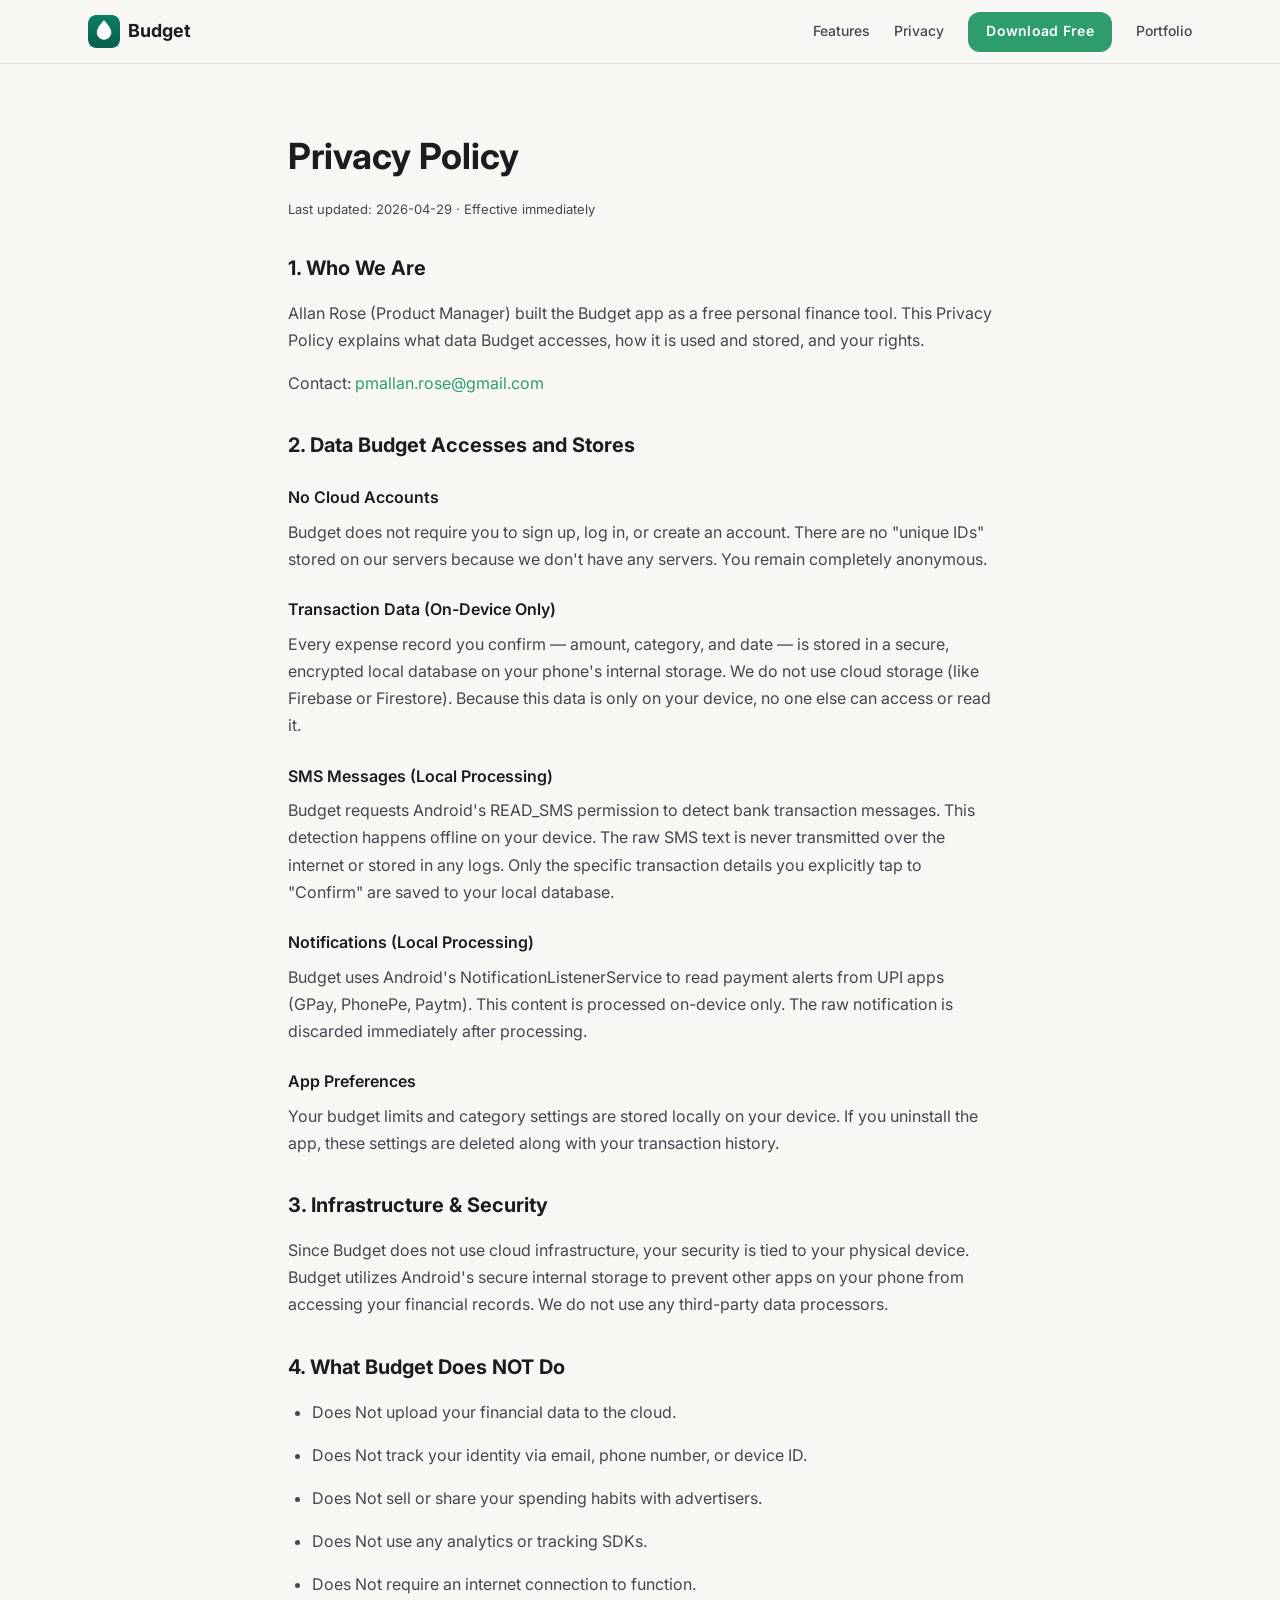
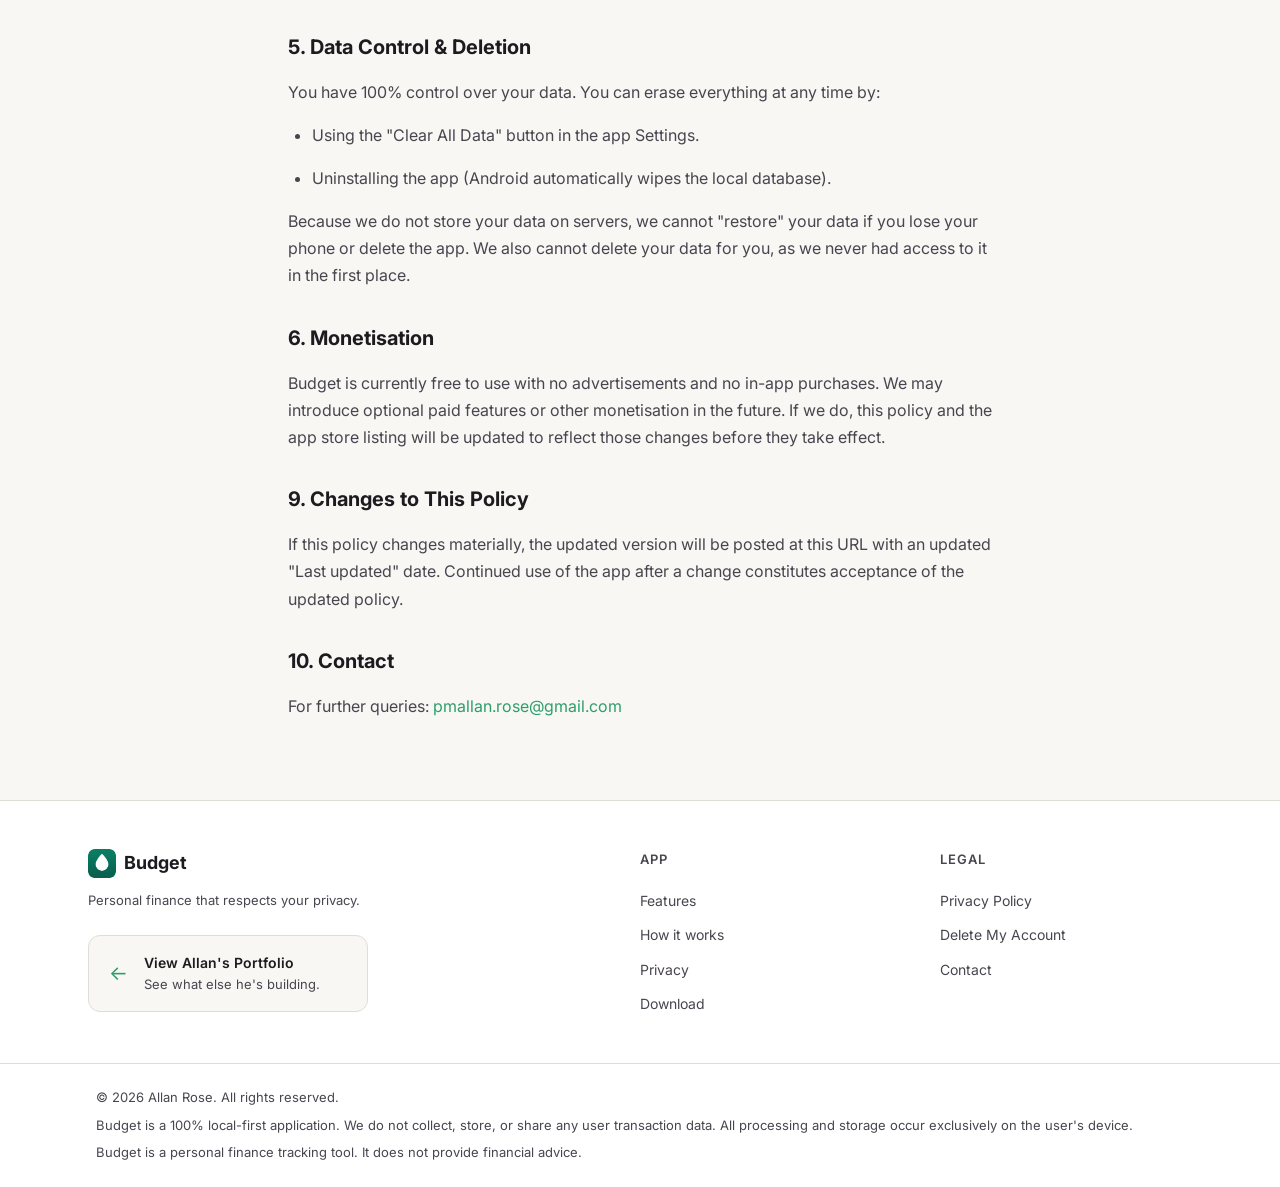
<file: privacy-policy.html>
<!DOCTYPE html>
<html lang="en">
<head>
  <meta charset="UTF-8">
  <meta name="viewport" content="width=device-width, initial-scale=1.0">

  <title>Privacy Policy — Budget</title>
  <meta name="description" content="Budget app privacy policy. Your data is stored anonymously on Google Firebase. No email, no password, no personal identifiers.">
  <meta name="robots" content="index, follow">

  <link rel="preconnect" href="https://fonts.googleapis.com">
  <link rel="preconnect" href="https://fonts.gstatic.com" crossorigin>
  <link href="https://fonts.googleapis.com/css2?family=Inter:wght@400;500;600;700&display=swap" rel="stylesheet">

  <link rel="icon" type="image/png" href="assets/icon.png">
  <link rel="stylesheet" href="css/styles.css">
</head>
<body>

  <!-- NAVBAR -->
  <nav class="navbar" id="navbar">
    <div class="container navbar__inner">
      <a href="index.html" class="navbar__logo">
        <img src="assets/icon.png" alt="Budget app icon" width="32" height="32">
        <span class="navbar__wordmark">Budget</span>
      </a>
      <div class="navbar__actions">
        <a href="index.html#features" class="navbar__link">Features</a>
        <a href="privacy-policy.html" class="navbar__link">Privacy</a>
        <a href="#" class="btn btn--primary btn--sm" target="_blank" rel="noopener">
          Download Free
        </a>
        <a href="https://allanrose-beep.github.io/pm-portfolio/" class="navbar__portfolio-link">Portfolio</a>
      </div>
    </div>
  </nav>

  <!-- PRIVACY POLICY CONTENT -->
  <main class="privacy-page container">
    <h1>Privacy Policy</h1>
    <p class="privacy-meta">Last updated: 2026-04-29 · Effective immediately</p>

    <h2>1. Who We Are</h2>
    <p>Allan Rose (Product Manager) built the Budget app as a free personal finance tool.
    This Privacy Policy explains what data Budget accesses, how it is used and stored, and your rights.</p>
    <p>Contact: <a href="mailto:pmallan.rose@gmail.com">pmallan.rose@gmail.com</a></p>

    <h2>2. Data Budget Accesses and Stores</h2>

    <h3>No Cloud Accounts</h3>
    <p>Budget does not require you to sign up, log in, or create an account. There are no "unique IDs" stored on our servers because we don't have any servers. You remain completely anonymous.</p>

    <h3>Transaction Data (On-Device Only)</h3>
    <p>Every expense record you confirm — amount, category, and date — is stored in a secure, encrypted local database on your phone's internal storage. We do not use cloud storage (like Firebase or Firestore). Because this data is only on your device, no one else can access or read it.</p>

    <h3>SMS Messages (Local Processing)</h3>
    <p>Budget requests Android's READ_SMS permission to detect bank transaction messages. This detection happens offline on your device. The raw SMS text is never transmitted over the internet or stored in any logs. Only the specific transaction details you explicitly tap to "Confirm" are saved to your local database.</p>

    <h3>Notifications (Local Processing)</h3>
    <p>Budget uses Android's NotificationListenerService to read payment alerts from UPI apps (GPay, PhonePe, Paytm). This content is processed on-device only. The raw notification is discarded immediately after processing.</p>

    <h3>App Preferences</h3>
    <p>Your budget limits and category settings are stored locally on your device. If you uninstall the app, these settings are deleted along with your transaction history.</p>

    <h2>3. Infrastructure & Security</h2>
    <p>Since Budget does not use cloud infrastructure, your security is tied to your physical device. Budget utilizes Android's secure internal storage to prevent other apps on your phone from accessing your financial records. We do not use any third-party data processors.</p>

    <h2>4. What Budget Does NOT Do</h2>
    <ul>
      <li>Does Not upload your financial data to the cloud.</li>
      <li>Does Not track your identity via email, phone number, or device ID.</li>
      <li>Does Not sell or share your spending habits with advertisers.</li>
      <li>Does Not use any analytics or tracking SDKs.</li>
      <li>Does Not require an internet connection to function.</li>
    </ul>

    <h2>5. Data Control & Deletion</h2>
    <p>You have 100% control over your data. You can erase everything at any time by:</p>
      <ul>
      <li>Using the "Clear All Data" button in the app Settings.</li>
      <li>Uninstalling the app (Android automatically wipes the local database).</li>
    </ul>
    <p>Because we do not store your data on servers, we cannot "restore" your data if you lose your phone or delete the app. We also cannot delete your data for you, as we never had access to it in the first place.</p>

    <h2>6. Monetisation</h2>
    <p>Budget is currently free to use with no advertisements and no in-app purchases. We may
    introduce optional paid features or other monetisation in the future. If we do, this policy
    and the app store listing will be updated to reflect those changes before they take effect.</p>

    <h2>9. Changes to This Policy</h2>
    <p>If this policy changes materially, the updated version will be posted at this URL with an
    updated "Last updated" date. Continued use of the app after a change constitutes acceptance
    of the updated policy.</p>

    <h2>10. Contact</h2>
    <p>For further queries: <a href="mailto:pmallan.rose@gmail.com">pmallan.rose@gmail.com</a></p>
  </main>

  <!-- FOOTER -->
  <footer class="footer">
    <div class="container footer__inner">

      <div class="footer__brand">
        <a href="#hero" class="footer__logo">
          <img src="assets/icon.png" alt="Budget app icon" width="28" height="28">
          <span>Budget</span>
        </a>
        <p class="footer__tagline">Personal finance that respects your privacy.</p>
        <a href="https://allanrose-beep.github.io/pm-portfolio/" class="footer__portfolio-card">
          <span class="footer__portfolio-card-arrow">←</span>
          <div>
            <p class="footer__portfolio-card-title">View Allan's Portfolio</p>
            <p class="footer__portfolio-card-sub">See what else he's building.</p>
          </div>
        </a>
      </div>

      <div class="footer__links">
        <p class="footer__links-heading">App</p>
        <a href="#features">Features</a>
        <a href="#how-it-works">How it works</a>
        <a href="#privacy">Privacy</a>
        <a href="#" target="_blank" rel="noopener">Download</a>
      </div>

      <div class="footer__links">
        <p class="footer__links-heading">Legal</p>
        <a href="privacy-policy.html">Privacy Policy</a>
        <a href="privacy-policy.html">Delete My Account</a>
        <a href="mailto:pmallan.rose@gmail.com">Contact</a>
      </div>

    </div>

    <div class="footer__legal-bar">
      <div class="container">
        <p>© 2026 Allan Rose. All rights reserved.</p>
        <p>Budget is a 100% local-first application. We do not collect, store, or share any user transaction data. All processing and storage occur exclusively on the user's device.</p>
        <p>Budget is a personal finance tracking tool. It does not provide financial advice.</p>
      </div>
    </div>
  </footer>

  <script src="js/main.js" defer></script>
</body>
</html>
</file>
<file: css/styles.css>
/* ============================================================
   Budget Landing Page — styles.css
   ============================================================ */

/* ── Design Tokens ────────────────────────────────────────── */
:root {
  /* Backgrounds */
  --color-bg:            #F9F7F4;
  --color-surface-1:     #FFFFFF;
  --color-surface-2:     #F0EDE8;
  --color-divider:       #E0DDD6;

  /* Brand — BudgetGreen */
  --color-primary:           #2D9E6B;
  --color-primary-dark:      #237A54;
  --color-primary-deep:      #1A5C3F;
  --color-primary-light:     #4EC38C;
  --color-primary-container: #D6F5E8;

  /* Secondary — BudgetTeal */
  --color-secondary: #1B8A8A;

  /* Text */
  --color-text:       #1C1B1F;
  --color-text-muted: #49454F;
  --color-text-white: #FFFFFF;

  /* Semantic */
  --color-success: #2D9E6B;
  --color-warning: #F5A623;
  --color-error:   #E53935;

  /* Shadows */
  --shadow-card:         0 2px 12px rgba(28, 27, 31, 0.08), 0 1px 3px rgba(28, 27, 31, 0.06);
  --shadow-button-hover: 0 6px 20px rgba(45, 158, 107, 0.30);

  /* Typography */
  --font-family: 'Inter', 'Google Sans', system-ui, -apple-system, sans-serif;

  --text-h1:       3.5rem;
  --text-h2:       2.25rem;
  --text-h3:       1.375rem;
  --text-body-lg:  1.125rem;
  --text-body:     1rem;
  --text-caption:  0.8125rem;
  --text-button:   0.9375rem;
  --text-label:    0.75rem;

  /* Spacing */
  --space-1:   4px;
  --space-2:   8px;
  --space-3:  12px;
  --space-4:  16px;
  --space-6:  24px;
  --space-8:  32px;
  --space-12: 48px;
  --space-16: 64px;
  --space-24: 96px;
  --space-32: 128px;
}

/* ── Resets & Base ───────────────────────────────────────── */
*, *::before, *::after {
  box-sizing: border-box;
  margin: 0;
  padding: 0;
}

html { scroll-behavior: smooth; }

body {
  background-color: var(--color-bg);
  color: var(--color-text);
  font-family: var(--font-family);
  font-size: var(--text-body);
  line-height: 1.6;
  -webkit-font-smoothing: antialiased;
  -moz-osx-font-smoothing: grayscale;
}

img {
  max-width: 100%;
  height: auto;
  display: block;
}

a {
  color: var(--color-primary);
  text-decoration: none;
}

/* ── Container ───────────────────────────────────────────── */
.container {
  max-width: 1200px;
  margin: 0 auto;
  padding: 0 48px;
}

@media (max-width: 767px) {
  .container { padding: 0 20px; }
}

/* ── Buttons ─────────────────────────────────────────────── */
.btn {
  display: inline-flex;
  align-items: center;
  justify-content: center;
  gap: 10px;
  border: none;
  border-radius: 12px;
  font-family: var(--font-family);
  font-size: var(--text-button);
  font-weight: 600;
  letter-spacing: 0.02em;
  cursor: pointer;
  text-decoration: none;
  transition: all 200ms ease;
}

.btn--primary {
  background: var(--color-primary);
  color: var(--color-text-white);
}
.btn--primary:hover {
  background: var(--color-primary-dark);
  transform: translateY(-1px);
  box-shadow: var(--shadow-button-hover);
  color: var(--color-text-white);
}
.btn--primary:active {
  background: var(--color-primary-deep);
  transform: translateY(0);
}

.btn--lg { height: 52px; padding: 0 28px; }
.btn--sm { height: 40px; padding: 0 18px; font-size: 14px; }

.btn--outline {
  height: 44px;
  padding: 0 20px;
  background: transparent;
  color: var(--color-text-muted);
  border: 1px solid var(--color-divider);
  font-size: 14px;
  white-space: nowrap;
  flex-shrink: 0;
}
.btn--outline:hover {
  border-color: var(--color-error);
  color: var(--color-error);
  background: transparent;
  transform: none;
  box-shadow: none;
}

/* ── Fade-up Animation ───────────────────────────────────── */
.fade-up {
  opacity: 0;
  transform: translateY(20px);
  transition: opacity 500ms ease, transform 500ms cubic-bezier(0.4, 0, 0.2, 1);
  transition-delay: var(--delay, 0ms);
}
.fade-up.is-visible {
  opacity: 1;
  transform: translateY(0);
}

/* ── Shared Typography ───────────────────────────────────── */
.eyebrow {
  font-size: var(--text-label);
  font-weight: 600;
  letter-spacing: 0.1em;
  color: var(--color-primary);
  text-transform: uppercase;
  text-align: center;
  margin-bottom: var(--space-4);
}

.eyebrow--left {
  text-align: left;
  margin-bottom: var(--space-3);
}

.section-title {
  font-size: var(--text-h2);
  font-weight: 700;
  text-align: center;
  color: var(--color-text);
  margin-bottom: var(--space-12);
  letter-spacing: -0.01em;
}

/* ── Phone Frame ─────────────────────────────────────────── */
.phone-frame {
  position: relative;
  width: 280px;
  border-radius: 40px;
  border: 2px solid var(--color-divider);
  background: var(--color-surface-1);
  box-shadow:
    0 24px 64px rgba(28, 27, 31, 0.15),
    0 0 0 1px var(--color-surface-2);
  overflow: hidden;
  transform: rotate(3deg);
}

.phone-frame__notch {
  position: absolute;
  top: 0;
  left: 50%;
  transform: translateX(-50%);
  width: 100px;
  height: 28px;
  background: var(--color-bg);
  border-radius: 0 0 16px 16px;
  z-index: 2;
}

.phone-frame img {
  width: 100%;
  height: auto;
  display: block;
}

.phone-frame--sm {
  width: 240px;
  border-radius: 36px;
  transform: none;
}

/* ── Navbar ──────────────────────────────────────────────── */
.navbar {
  position: sticky;
  top: 0;
  z-index: 100;
  height: 64px;
  border-bottom: 1px solid var(--color-divider);
  background-color: rgba(249, 247, 244, 0.88);
}

.navbar__inner {
  display: flex;
  align-items: center;
  justify-content: space-between;
  height: 100%;
}

.navbar__logo {
  display: flex;
  align-items: center;
  gap: var(--space-2);
  color: var(--color-text);
  font-size: 1.125rem;
  font-weight: 700;
}
.navbar__logo img { border-radius: 8px; }
.navbar__logo:hover { color: var(--color-text); }

.navbar__actions {
  display: flex;
  align-items: center;
  gap: var(--space-6);
}

.navbar__link {
  color: var(--color-text-muted);
  font-size: 14px;
  font-weight: 500;
  transition: color 150ms ease;
}
.navbar__link:hover { color: var(--color-text); }

.navbar__portfolio-link {
  color: var(--color-text-muted);
  font-size: 14px;
  font-weight: 500;
  transition: color 150ms ease;
}
.navbar__portfolio-link:hover { color: var(--color-text); }

@media (max-width: 767px) {
  .navbar { height: 56px; }
  .navbar__link { display: none; }
  .navbar__portfolio-link { display: none; }
  .navbar__actions { gap: var(--space-3); }
}

/* ── Hero ────────────────────────────────────────────────── */
.hero {
  min-height: 90vh;
  display: flex;
  align-items: center;
  background:
    radial-gradient(ellipse 800px 600px at 30% 50%, rgba(45, 158, 107, 0.08) 0%, transparent 70%),
    var(--color-bg);
  padding: var(--space-32) 0 var(--space-24);
}

.hero__inner {
  display: flex;
  align-items: center;
  gap: var(--space-16);
}

.hero__content {
  flex: 0 0 55%;
  max-width: 55%;
}

.hero__badge {
  display: inline-flex;
  align-items: center;
  gap: var(--space-2);
  background: var(--color-primary-container);
  border: 1px solid var(--color-divider);
  border-radius: 100px;
  padding: 6px 14px;
  font-size: var(--text-label);
  color: var(--color-primary);
  font-weight: 500;
  margin-bottom: var(--space-6);
}

.hero__headline {
  font-size: var(--text-h1);
  font-weight: 700;
  line-height: 1.15;
  letter-spacing: -0.02em;
  color: var(--color-text);
  margin-bottom: var(--space-6);
}

.hero__sub {
  font-size: var(--text-body-lg);
  color: var(--color-text-muted);
  line-height: 1.65;
  max-width: 480px;
  margin-bottom: var(--space-8);
}

.hero__caption {
  margin-top: var(--space-4);
  font-size: var(--text-caption);
  color: var(--color-text-muted);
}

.hero__mockup {
  flex: 0 0 45%;
  display: flex;
  justify-content: center;
  align-items: center;
}

@media (max-width: 767px) {
  .hero {
    min-height: auto;
    padding: 80px 0 64px;
    text-align: center;
  }
  .hero__inner {
    flex-direction: column;
    gap: var(--space-12);
  }
  .hero__content {
    flex: none;
    max-width: 100%;
  }
  .hero__headline { font-size: 2.25rem; }
  .hero__sub {
    font-size: 1.0625rem;
    max-width: 100%;
    margin-left: auto;
    margin-right: auto;
  }
  .hero__mockup { flex: none; }
  .phone-frame {
    transform: rotate(0deg);
    width: min(280px, 80vw);
  }
}

/* ── How It Works ────────────────────────────────────────── */
.how-it-works {
  padding: var(--space-24) 0;
  background: var(--color-surface-1);
  border-top: 1px solid var(--color-divider);
  border-bottom: 1px solid var(--color-divider);
}

.steps {
  position: relative;
  display: flex;
  gap: var(--space-8);
  max-width: 960px;
  margin: 0 auto;
}

.steps__connector {
  position: absolute;
  top: 24px;
  left: calc(16.66% + 24px);
  right: calc(16.66% + 24px);
  height: 2px;
  border-top: 2px dashed var(--color-divider);
  z-index: 0;
}

.step {
  flex: 1;
  display: flex;
  flex-direction: column;
  align-items: center;
  text-align: center;
  gap: var(--space-4);
  position: relative;
  z-index: 1;
}

.step__circle {
  width: 48px;
  height: 48px;
  border-radius: 50%;
  border: 2px solid var(--color-primary);
  background: var(--color-primary-container);
  display: flex;
  align-items: center;
  justify-content: center;
  font-size: 1.125rem;
  font-weight: 700;
  color: var(--color-primary);
  flex-shrink: 0;
}

.step img {
  width: 64px;
  height: 64px;
  object-fit: contain;
}

.step__title {
  font-size: var(--text-h3);
  font-weight: 600;
  color: var(--color-text);
}

.step__body {
  font-size: var(--text-body);
  color: var(--color-text-muted);
  line-height: 1.6;
}

.sms-disclosure {
  max-width: 640px;
  margin: var(--space-12) auto 0;
  border: 1px solid var(--color-divider);
  border-radius: 12px;
  padding: var(--space-4) var(--space-6);
  background: var(--color-bg);
}
.sms-disclosure summary {
  cursor: pointer;
  font-size: 14px;
  font-weight: 500;
  color: var(--color-primary);
  list-style: none;
  user-select: none;
}
.sms-disclosure summary::-webkit-details-marker { display: none; }
.sms-disclosure summary::before {
  content: '▶ ';
  font-size: 10px;
}
details[open] summary::before { content: '▼ '; }
.sms-disclosure p {
  margin-top: var(--space-4);
  font-size: var(--text-caption);
  color: var(--color-text-muted);
  line-height: 1.6;
}

@media (max-width: 767px) {
  .steps {
    flex-direction: column;
    gap: var(--space-8);
  }
  .steps__connector { display: none; }
  .step {
    flex-direction: row;
    text-align: left;
    align-items: flex-start;
  }
  .step__circle { flex-shrink: 0; }
  .step img { display: none; }
  .section-title { font-size: 1.75rem; }
}

/* ── Features ────────────────────────────────────────────── */
.features {
  padding: var(--space-24) 0;
  background: var(--color-bg);
}

.features > .container {
  margin-bottom: var(--space-8);
}

.feature-row { padding: var(--space-16) 0; }

.feature-row--alt {
  background: var(--color-surface-1);
  border-top: 1px solid var(--color-divider);
  border-bottom: 1px solid var(--color-divider);
}

.feature-row__inner {
  display: flex;
  align-items: center;
  gap: var(--space-16);
}
.feature-row__inner--reverse { flex-direction: row-reverse; }

.feature-row__text { flex: 1; }

.feature-row__title {
  font-size: 1.75rem;
  font-weight: 700;
  color: var(--color-text);
  margin-bottom: var(--space-4);
  letter-spacing: -0.01em;
}

.feature-row__body {
  color: var(--color-text-muted);
  line-height: 1.65;
  margin-bottom: var(--space-6);
  max-width: 420px;
}

.feature-row__checks {
  list-style: none;
  display: flex;
  flex-direction: column;
  gap: var(--space-3);
}

.feature-row__checks li {
  color: var(--color-text-muted);
  font-size: var(--text-body);
  padding-left: var(--space-6);
  position: relative;
}
.feature-row__checks li::before {
  content: '✓';
  position: absolute;
  left: 0;
  color: var(--color-success);
  font-weight: 700;
}

.feature-row__mockup {
  flex: 0 0 auto;
  display: flex;
  justify-content: center;
}

@media (max-width: 767px) {
  .feature-row__inner,
  .feature-row__inner--reverse {
    flex-direction: column;
    gap: var(--space-8);
  }
  .feature-row__mockup { order: -1; }
  .feature-row__title { font-size: 1.375rem; }
  .feature-row__body { max-width: 100%; }
}

/* ── Privacy Trust Band ──────────────────────────────────── */
.privacy-section {
  position: relative;
  padding: var(--space-24) 0;
  background: var(--color-primary-container);
  border-top: 1px solid var(--color-divider);
  border-bottom: 1px solid var(--color-divider);
  overflow: hidden;
  text-align: center;
}

.privacy-section__bg {
  position: absolute;
  inset: 0;
  z-index: 0;
}
.privacy-section__bg img {
  width: 100%;
  height: 100%;
  object-fit: cover;
  opacity: 0.15;
}

.privacy-section__content {
  position: relative;
  z-index: 1;
  max-width: 800px;
  margin: 0 auto;
}

.privacy-section__icon {
  color: var(--color-primary);
  margin: 0 auto var(--space-6);
  width: 64px;
}

.privacy-section__title {
  font-size: var(--text-h2);
  font-weight: 700;
  color: var(--color-text);
  margin-bottom: var(--space-6);
  letter-spacing: -0.01em;
}

.privacy-section__body {
  font-size: var(--text-body-lg);
  color: var(--color-text-muted);
  line-height: 1.65;
  margin-bottom: var(--space-8);
}

.privacy-pills {
  display: flex;
  justify-content: center;
  gap: var(--space-4);
  flex-wrap: wrap;
}

.privacy-pill {
  background: var(--color-surface-1);
  border: 1px solid var(--color-divider);
  border-radius: 100px;
  padding: 8px 16px;
  font-size: 14px;
  color: var(--color-text-muted);
}

@media (max-width: 767px) {
  .privacy-section__title { font-size: 1.75rem; }
  .privacy-section__body { font-size: var(--text-body); }
}

/* ── Download CTA ────────────────────────────────────────── */
.download-cta {
  padding: 112px 0;
  text-align: center;
  background:
    radial-gradient(ellipse 1000px 500px at 50% 50%, rgba(45, 158, 107, 0.10) 0%, var(--color-bg) 70%),
    var(--color-bg);
}

.download-cta__content {
  max-width: 700px;
  margin: 0 auto;
}

.download-cta__title {
  font-size: var(--text-h2);
  font-weight: 700;
  color: var(--color-text);
  margin-bottom: var(--space-4);
  letter-spacing: -0.01em;
}

.download-cta__sub {
  font-size: var(--text-body-lg);
  color: var(--color-text-muted);
  margin-bottom: var(--space-8);
}

.download-cta__actions {
  display: flex;
  align-items: center;
  justify-content: center;
  gap: var(--space-6);
  flex-wrap: wrap;
  margin-bottom: var(--space-4);
}

.download-cta__badge img {
  height: 60px;
  width: auto;
}

.download-cta__caption {
  font-size: var(--text-caption);
  color: var(--color-text-muted);
}

@media (max-width: 767px) {
  .download-cta { padding: 80px 0; }
  .download-cta__title { font-size: 1.75rem; }
  .download-cta__actions { flex-direction: column; }
}

/* ── Footer ──────────────────────────────────────────────── */
.footer {
  background: var(--color-surface-1);
  border-top: 1px solid var(--color-divider);
}

.footer__inner {
  display: grid;
  grid-template-columns: 2fr 1fr 1fr;
  gap: var(--space-12);
  padding: var(--space-12) 48px;
}

.footer__logo {
  display: flex;
  align-items: center;
  gap: var(--space-2);
  color: var(--color-text);
  font-size: 1.125rem;
  font-weight: 700;
  margin-bottom: var(--space-3);
}
.footer__logo img { border-radius: 6px; }
.footer__logo:hover { color: var(--color-text); }

.footer__tagline {
  font-size: var(--text-caption);
  color: var(--color-text-muted);
  margin-bottom: var(--space-6);
}

.footer__portfolio-card {
  display: flex;
  align-items: center;
  gap: var(--space-4);
  background: var(--color-bg);
  border: 1px solid var(--color-divider);
  border-radius: 12px;
  padding: 16px 20px;
  color: var(--color-text);
  transition: border-color 200ms ease;
  max-width: 280px;
}
.footer__portfolio-card:hover { border-color: var(--color-primary); }

.footer__portfolio-card-arrow {
  font-size: 1.25rem;
  color: var(--color-primary);
  flex-shrink: 0;
}

.footer__portfolio-card-title {
  font-size: 14px;
  font-weight: 600;
  color: var(--color-text);
}

.footer__portfolio-card-sub {
  font-size: var(--text-caption);
  color: var(--color-text-muted);
}

.footer__links {
  display: flex;
  flex-direction: column;
  gap: var(--space-3);
}

.footer__links-heading {
  font-size: var(--text-caption);
  font-weight: 600;
  letter-spacing: 0.08em;
  text-transform: uppercase;
  color: var(--color-text-muted);
  margin-bottom: var(--space-2);
}

.footer__links a {
  font-size: 14px;
  color: var(--color-text-muted);
  transition: color 150ms ease;
}
.footer__links a:hover { color: var(--color-text); }

.footer__legal-bar {
  border-top: 1px solid var(--color-divider);
  padding: var(--space-6) 48px;
}
.footer__legal-bar .container {
  display: flex;
  flex-direction: column;
  gap: var(--space-2);
}
.footer__legal-bar p {
  font-size: var(--text-caption);
  color: var(--color-text-muted);
  line-height: 1.5;
}

@media (max-width: 767px) {
  .footer__inner {
    grid-template-columns: 1fr;
    gap: var(--space-8);
    padding: var(--space-8) 20px;
  }
  .footer__legal-bar { padding: var(--space-6) 20px; }
}

/* ── Delete Account ──────────────────────────────────────── */
.delete-account {
  padding: var(--space-16) 0;
  background: var(--color-surface-1);
  border-top: 1px solid var(--color-divider);
}

.delete-account__inner {
  display: flex;
  align-items: center;
  gap: var(--space-8);
  max-width: 900px;
  margin: 0 auto;
}

.delete-account__icon {
  flex-shrink: 0;
  width: 48px;
  height: 48px;
  border-radius: 12px;
  background: var(--color-surface-2);
  border: 1px solid var(--color-divider);
  display: flex;
  align-items: center;
  justify-content: center;
  color: var(--color-text-muted);
}

.delete-account__text { flex: 1; }

.delete-account__title {
  font-size: 1.125rem;
  font-weight: 600;
  color: var(--color-text);
  margin-bottom: var(--space-2);
}

.delete-account__body {
  font-size: var(--text-caption);
  color: var(--color-text-muted);
  line-height: 1.6;
  margin-bottom: var(--space-2);
}
.delete-account__body:last-of-type { margin-bottom: 0; }

@media (max-width: 767px) {
  .delete-account__inner {
    flex-direction: column;
    align-items: flex-start;
    gap: var(--space-4);
  }
  .delete-account__title { font-size: 1rem; }
}

/* ── Privacy Policy Page ─────────────────────────────────── */
.privacy-page {
  max-width: 800px;
  padding-top: var(--space-16);
  padding-bottom: var(--space-16);
}
.privacy-page h1 {
  font-size: var(--text-h2);
  margin-bottom: var(--space-3);
}
.privacy-page h2 {
  font-size: 1.25rem;
  margin-top: var(--space-8);
  margin-bottom: var(--space-4);
  color: var(--color-text);
}
.privacy-page h3 {
  font-size: 1rem;
  font-weight: 600;
  margin-top: var(--space-6);
  margin-bottom: var(--space-2);
}
.privacy-page p,
.privacy-page li {
  color: var(--color-text-muted);
  line-height: 1.7;
  margin-bottom: var(--space-4);
}
.privacy-page ul { padding-left: var(--space-6); }
.privacy-meta {
  font-size: var(--text-caption);
  color: var(--color-text-muted);
  margin-bottom: var(--space-8);
}
</file>
